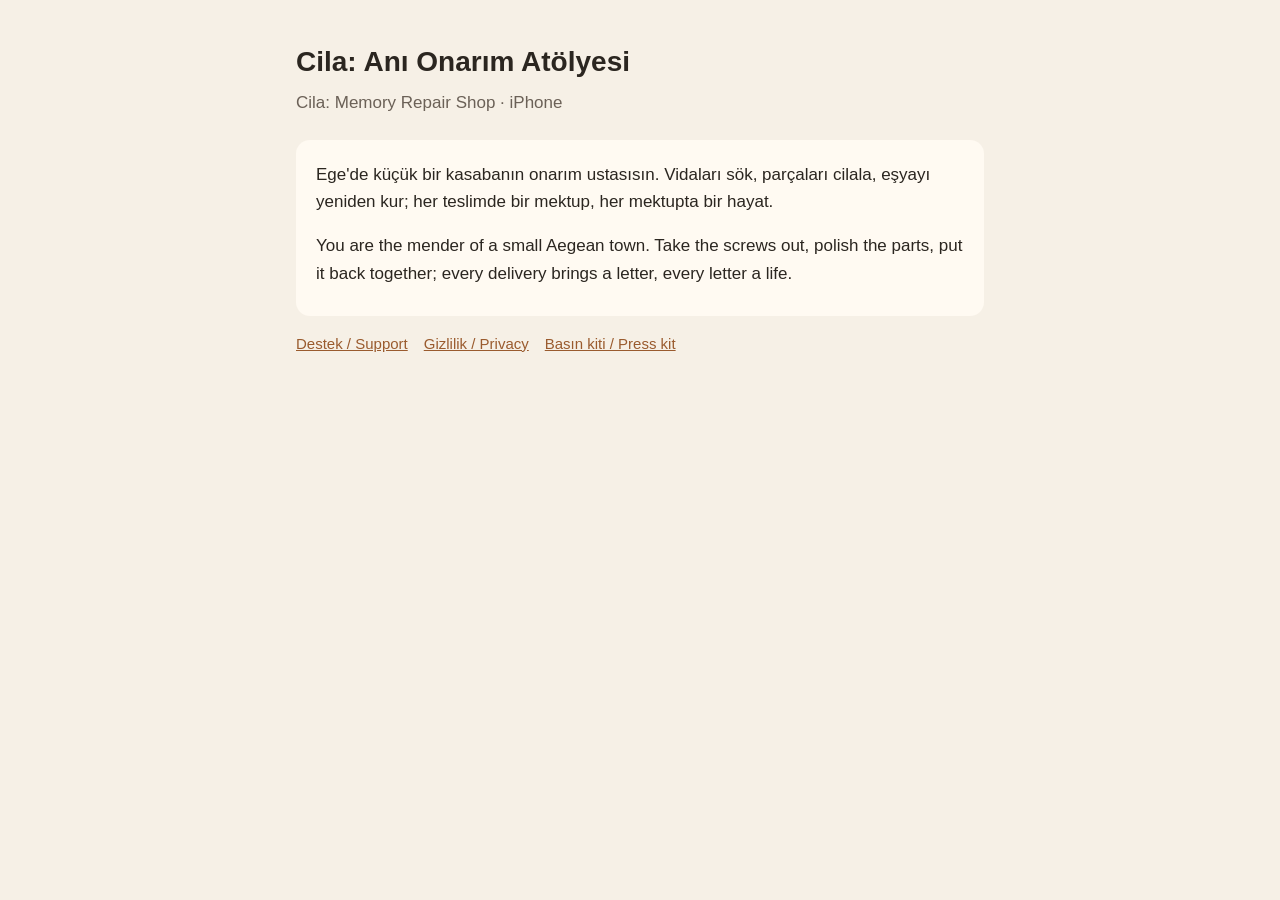
<file: index.html>
<!doctype html><html lang="tr"><head><meta charset="utf-8"><meta name="viewport" content="width=device-width,initial-scale=1">
<title>Cila: Anı Onarım Atölyesi</title><link rel="stylesheet" href="style.css"></head><body><main>
<h1>Cila: Anı Onarım Atölyesi</h1><p class="sub">Cila: Memory Repair Shop · iPhone</p>
<section><p>Ege'de küçük bir kasabanın onarım ustasısın. Vidaları sök, parçaları cilala, eşyayı yeniden kur; her teslimde bir mektup, her mektupta bir hayat.</p>
<p lang="en">You are the mender of a small Aegean town. Take the screws out, polish the parts, put it back together; every delivery brings a letter, every letter a life.</p></section>
<nav><a href="support.html">Destek / Support</a><a href="privacy.html">Gizlilik / Privacy</a><a href="presskit/">Basın kiti / Press kit</a></nav>
</main></body></html>
</file>
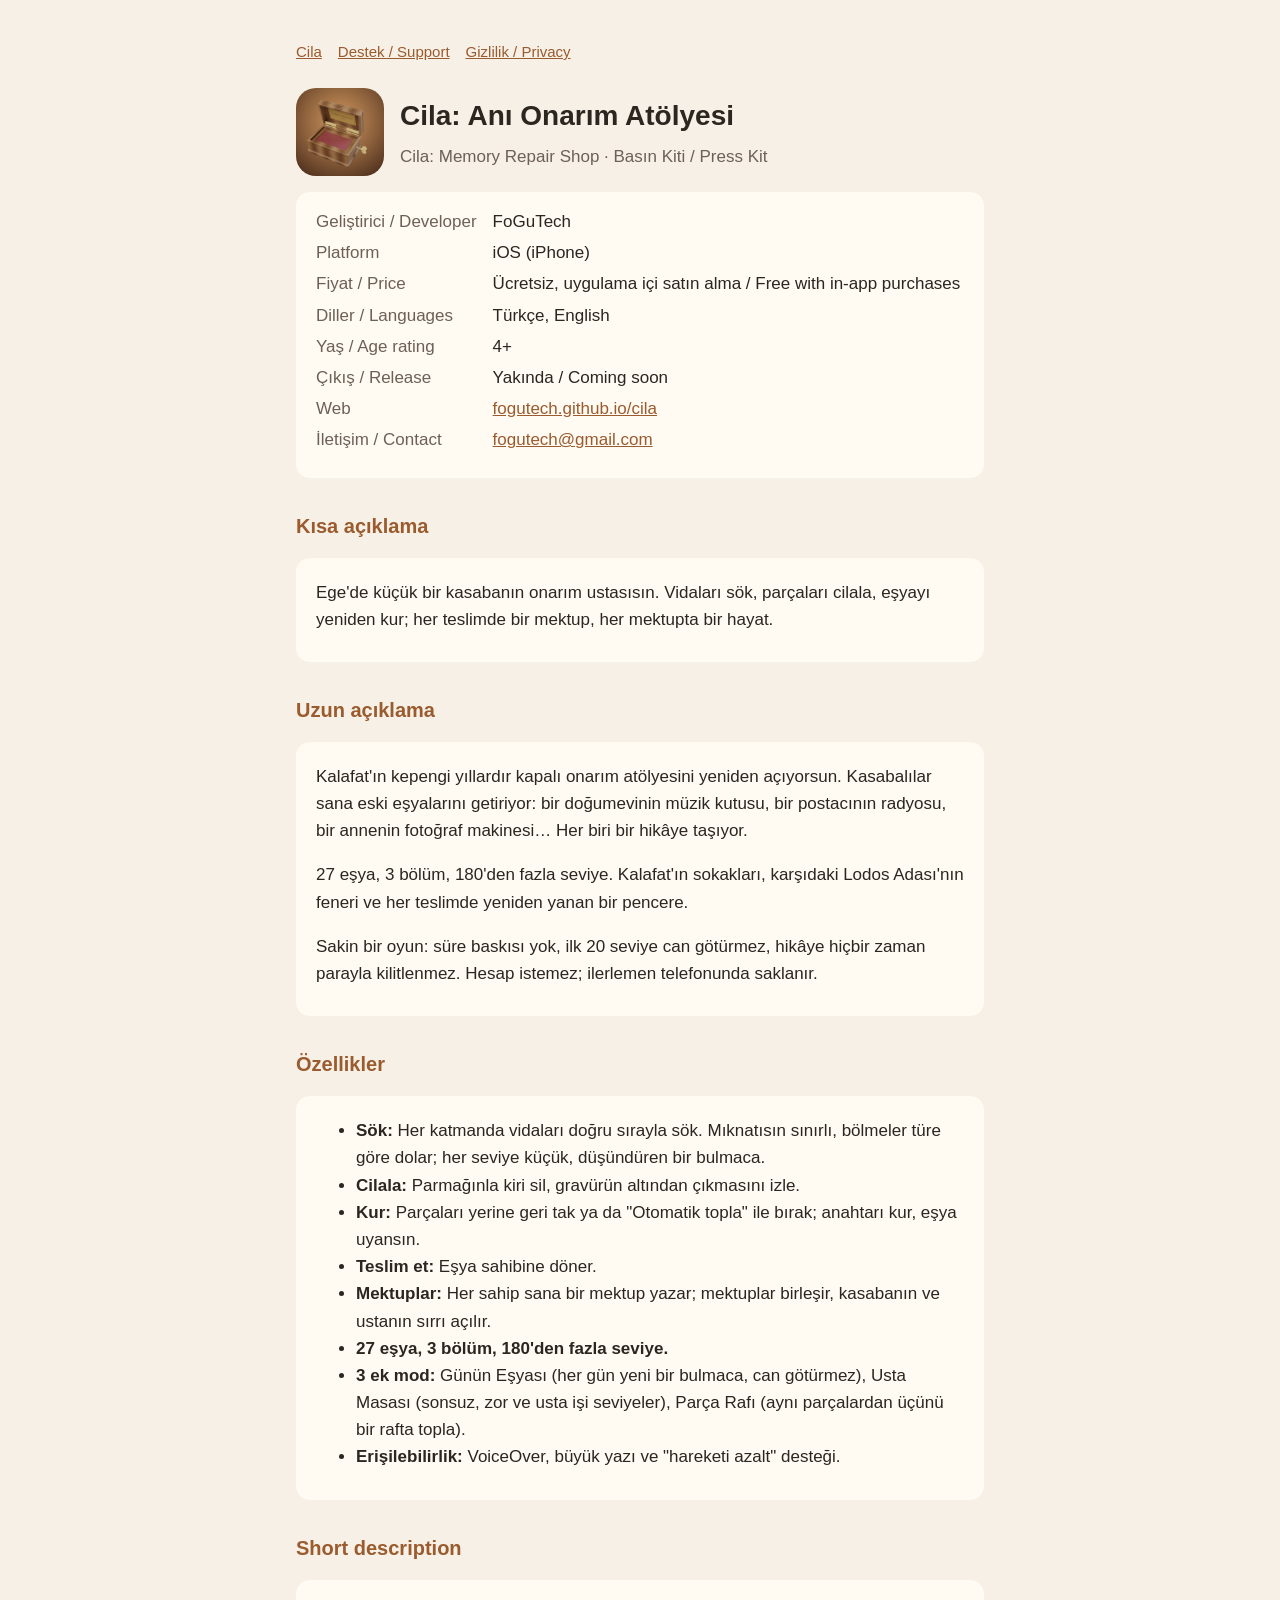
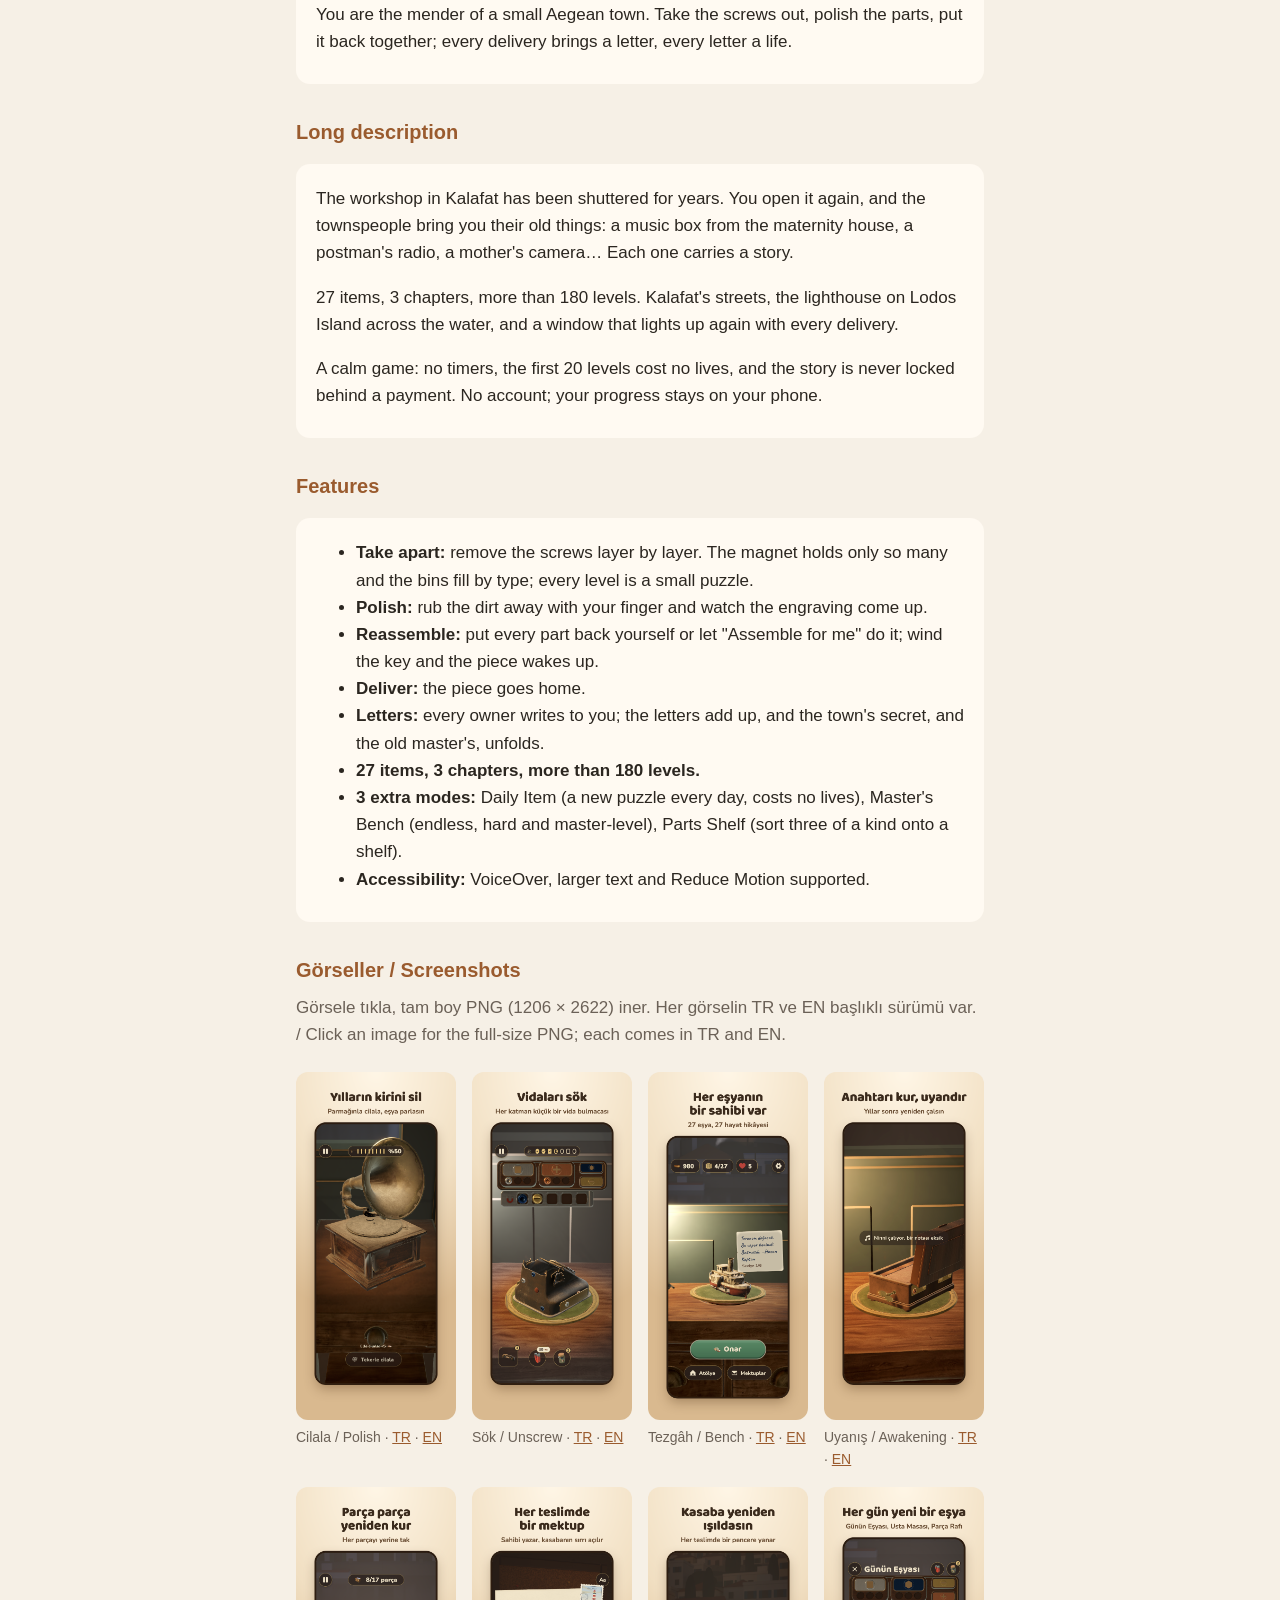
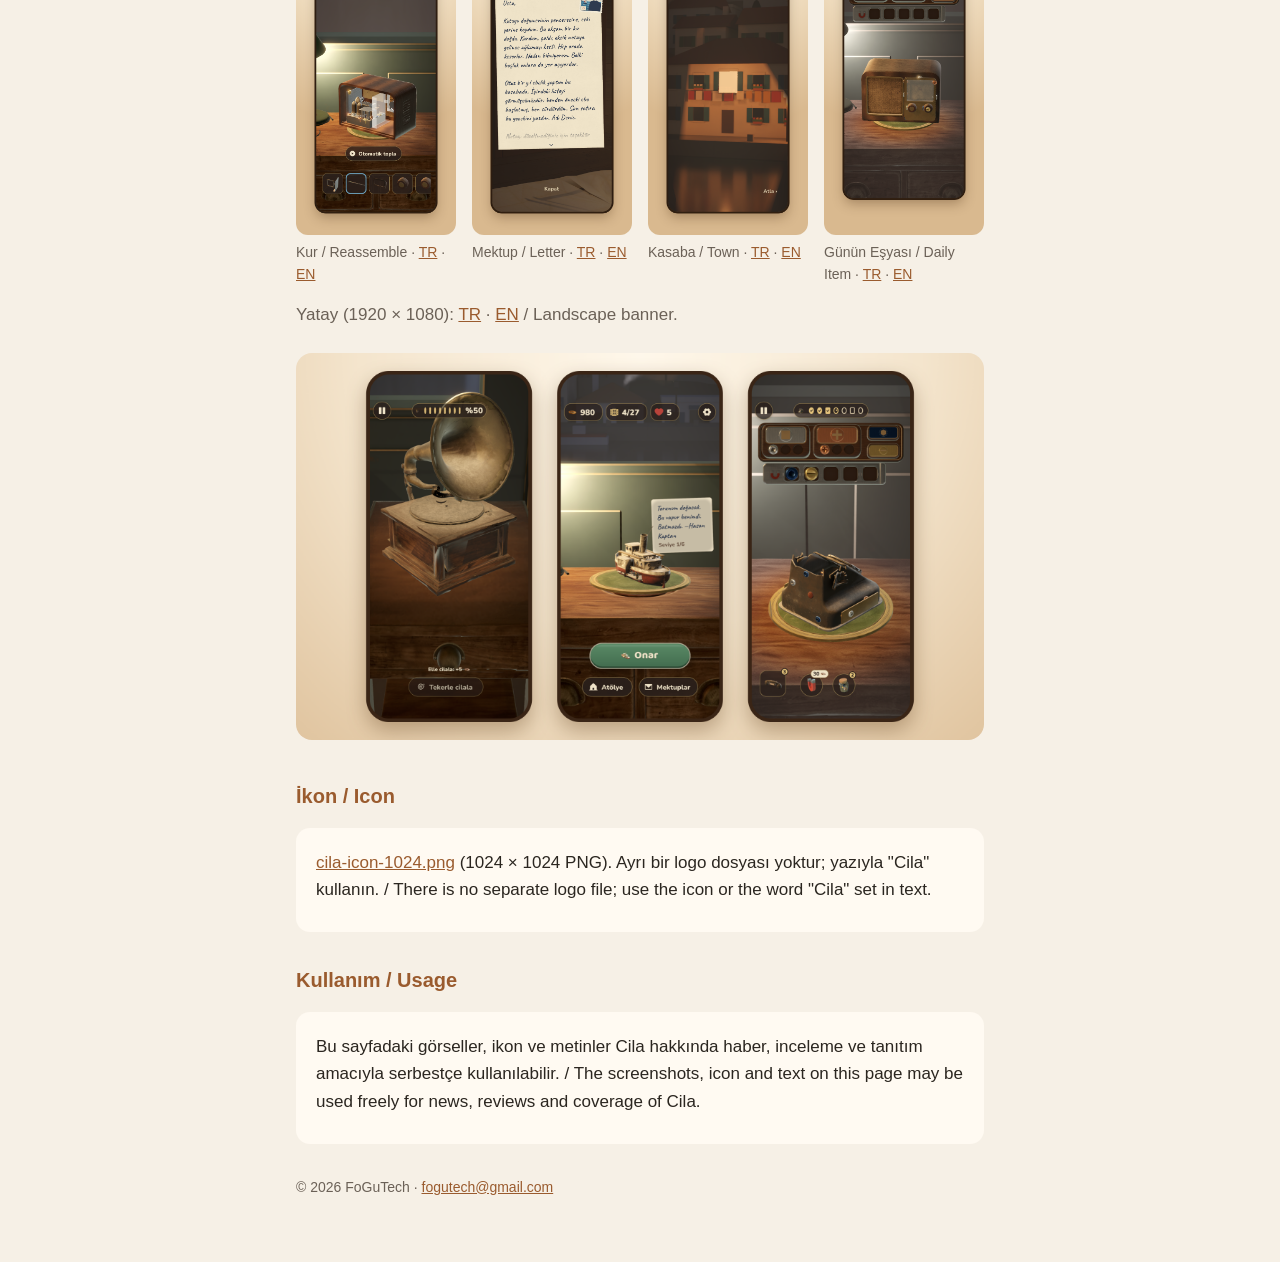
<file: presskit/index.html>
<!doctype html><html lang="tr"><head><meta charset="utf-8"><meta name="viewport" content="width=device-width,initial-scale=1">
<title>Cila — Basın Kiti / Press Kit</title><link rel="stylesheet" href="../style.css">
<style>
.head{display:flex;gap:16px;align-items:center;margin-bottom:8px}.head img{width:88px;height:88px;border-radius:20px}
dl{display:grid;grid-template-columns:max-content 1fr;gap:4px 16px;margin:12px 0}dt{color:var(--muted)}dd{margin:0}
.shots{display:grid;grid-template-columns:repeat(auto-fill,minmax(150px,1fr));gap:16px;margin:16px 0}
.shots figure{margin:0}.shots img{width:100%;height:auto;border-radius:12px;display:block}
.shots figcaption{font-size:14px;color:var(--muted);margin-top:6px}
</style></head><body><main>
<nav><a href="../index.html">Cila</a><a href="../support.html">Destek / Support</a><a href="../privacy.html">Gizlilik / Privacy</a></nav>
<div class="head"><img src="cila-icon-1024.png" alt="Cila uygulama ikonu / Cila app icon"><div><h1>Cila: Anı Onarım Atölyesi</h1><p class="sub" style="margin:0">Cila: Memory Repair Shop · Basın Kiti / Press Kit</p></div></div>

<section><dl>
<dt>Geliştirici / Developer</dt><dd>FoGuTech</dd>
<dt>Platform</dt><dd>iOS (iPhone)</dd>
<dt>Fiyat / Price</dt><dd>Ücretsiz, uygulama içi satın alma / Free with in-app purchases</dd>
<dt>Diller / Languages</dt><dd>Türkçe, English</dd>
<dt>Yaş / Age rating</dt><dd>4+</dd>
<dt>Çıkış / Release</dt><dd>Yakında / Coming soon</dd>
<dt>Web</dt><dd><a href="https://fogutech.github.io/cila/">fogutech.github.io/cila</a></dd>
<dt>İletişim / Contact</dt><dd><a href="mailto:fogutech@gmail.com">fogutech@gmail.com</a></dd>
</dl></section>

<h2>Kısa açıklama</h2>
<section lang="tr"><p>Ege'de küçük bir kasabanın onarım ustasısın. Vidaları sök, parçaları cilala, eşyayı yeniden kur; her teslimde bir mektup, her mektupta bir hayat.</p></section>

<h2>Uzun açıklama</h2>
<section lang="tr">
<p>Kalafat'ın kepengi yıllardır kapalı onarım atölyesini yeniden açıyorsun. Kasabalılar sana eski eşyalarını getiriyor: bir doğumevinin müzik kutusu, bir postacının radyosu, bir annenin fotoğraf makinesi… Her biri bir hikâye taşıyor.</p>
<p>27 eşya, 3 bölüm, 180'den fazla seviye. Kalafat'ın sokakları, karşıdaki Lodos Adası'nın feneri ve her teslimde yeniden yanan bir pencere.</p>
<p>Sakin bir oyun: süre baskısı yok, ilk 20 seviye can götürmez, hikâye hiçbir zaman parayla kilitlenmez. Hesap istemez; ilerlemen telefonunda saklanır.</p>
</section>

<h2>Özellikler</h2>
<section lang="tr"><ul>
<li><strong>Sök:</strong> Her katmanda vidaları doğru sırayla sök. Mıknatısın sınırlı, bölmeler türe göre dolar; her seviye küçük, düşündüren bir bulmaca.</li>
<li><strong>Cilala:</strong> Parmağınla kiri sil, gravürün altından çıkmasını izle.</li>
<li><strong>Kur:</strong> Parçaları yerine geri tak ya da "Otomatik topla" ile bırak; anahtarı kur, eşya uyansın.</li>
<li><strong>Teslim et:</strong> Eşya sahibine döner.</li>
<li><strong>Mektuplar:</strong> Her sahip sana bir mektup yazar; mektuplar birleşir, kasabanın ve ustanın sırrı açılır.</li>
<li><strong>27 eşya, 3 bölüm, 180'den fazla seviye.</strong></li>
<li><strong>3 ek mod:</strong> Günün Eşyası (her gün yeni bir bulmaca, can götürmez), Usta Masası (sonsuz, zor ve usta işi seviyeler), Parça Rafı (aynı parçalardan üçünü bir rafta topla).</li>
<li><strong>Erişilebilirlik:</strong> VoiceOver, büyük yazı ve "hareketi azalt" desteği.</li>
</ul></section>

<h2 lang="en">Short description</h2>
<section lang="en"><p>You are the mender of a small Aegean town. Take the screws out, polish the parts, put it back together; every delivery brings a letter, every letter a life.</p></section>

<h2 lang="en">Long description</h2>
<section lang="en">
<p>The workshop in Kalafat has been shuttered for years. You open it again, and the townspeople bring you their old things: a music box from the maternity house, a postman's radio, a mother's camera… Each one carries a story.</p>
<p>27 items, 3 chapters, more than 180 levels. Kalafat's streets, the lighthouse on Lodos Island across the water, and a window that lights up again with every delivery.</p>
<p>A calm game: no timers, the first 20 levels cost no lives, and the story is never locked behind a payment. No account; your progress stays on your phone.</p>
</section>

<h2 lang="en">Features</h2>
<section lang="en"><ul>
<li><strong>Take apart:</strong> remove the screws layer by layer. The magnet holds only so many and the bins fill by type; every level is a small puzzle.</li>
<li><strong>Polish:</strong> rub the dirt away with your finger and watch the engraving come up.</li>
<li><strong>Reassemble:</strong> put every part back yourself or let "Assemble for me" do it; wind the key and the piece wakes up.</li>
<li><strong>Deliver:</strong> the piece goes home.</li>
<li><strong>Letters:</strong> every owner writes to you; the letters add up, and the town's secret, and the old master's, unfolds.</li>
<li><strong>27 items, 3 chapters, more than 180 levels.</strong></li>
<li><strong>3 extra modes:</strong> Daily Item (a new puzzle every day, costs no lives), Master's Bench (endless, hard and master-level), Parts Shelf (sort three of a kind onto a shelf).</li>
<li><strong>Accessibility:</strong> VoiceOver, larger text and Reduce Motion supported.</li>
</ul></section>

<h2>Görseller / Screenshots</h2>
<p class="sub">Görsele tıkla, tam boy PNG (1206 × 2622) iner. Her görselin TR ve EN başlıklı sürümü var. / Click an image for the full-size PNG; each comes in TR and EN.</p>
<div class="shots">
<figure><a href="tr_01_polish.png" download><img src="tr_01_polish.png" alt="Yılların kirini sil / Rub away the years" loading="lazy"></a><figcaption>Cilala / Polish · <a href="tr_01_polish.png" download>TR</a> · <a href="en_01_polish.png" download>EN</a></figcaption></figure>
<figure><a href="tr_02_unscrew.png" download><img src="tr_02_unscrew.png" alt="Vidaları sök / Unscrew it" loading="lazy"></a><figcaption>Sök / Unscrew · <a href="tr_02_unscrew.png" download>TR</a> · <a href="en_02_unscrew.png" download>EN</a></figcaption></figure>
<figure><a href="tr_03_bench.png" download><img src="tr_03_bench.png" alt="Her eşyanın bir sahibi var / Every keepsake has an owner" loading="lazy"></a><figcaption>Tezgâh / Bench · <a href="tr_03_bench.png" download>TR</a> · <a href="en_03_bench.png" download>EN</a></figcaption></figure>
<figure><a href="tr_04_awake.png" download><img src="tr_04_awake.png" alt="Anahtarı kur, uyandır / Wind it, wake it up" loading="lazy"></a><figcaption>Uyanış / Awakening · <a href="tr_04_awake.png" download>TR</a> · <a href="en_04_awake.png" download>EN</a></figcaption></figure>
<figure><a href="tr_05_assembly.png" download><img src="tr_05_assembly.png" alt="Parça parça yeniden kur / Put it back together" loading="lazy"></a><figcaption>Kur / Reassemble · <a href="tr_05_assembly.png" download>TR</a> · <a href="en_05_assembly.png" download>EN</a></figcaption></figure>
<figure><a href="tr_06_letter.png" download><img src="tr_06_letter.png" alt="Her teslimde bir mektup / Every delivery, a letter" loading="lazy"></a><figcaption>Mektup / Letter · <a href="tr_06_letter.png" download>TR</a> · <a href="en_06_letter.png" download>EN</a></figcaption></figure>
<figure><a href="tr_07_town.png" download><img src="tr_07_town.png" alt="Kasaba yeniden ışıldasın / Light up the town again" loading="lazy"></a><figcaption>Kasaba / Town · <a href="tr_07_town.png" download>TR</a> · <a href="en_07_town.png" download>EN</a></figcaption></figure>
<figure><a href="tr_08_daily.png" download><img src="tr_08_daily.png" alt="Her gün yeni bir eşya / A new keepsake every day" loading="lazy"></a><figcaption>Günün Eşyası / Daily Item · <a href="tr_08_daily.png" download>TR</a> · <a href="en_08_daily.png" download>EN</a></figcaption></figure>
</div>
<p class="sub">Yatay (1920 × 1080): <a href="banner_tr_1920x1080.png" download>TR</a> · <a href="banner_en_1920x1080.png" download>EN</a> / Landscape banner.</p>
<a href="banner_tr_1920x1080.png" download><img src="banner_tr_1920x1080.png" alt="Cila: cila, tezgâh, vida sökme / polish, bench, unscrew" style="width:100%;border-radius:16px" loading="lazy"></a>

<h2>İkon / Icon</h2>
<section><p><a href="cila-icon-1024.png" download>cila-icon-1024.png</a> (1024 × 1024 PNG). Ayrı bir logo dosyası yoktur; yazıyla "Cila" kullanın. / There is no separate logo file; use the icon or the word "Cila" set in text.</p></section>

<h2>Kullanım / Usage</h2>
<section><p>Bu sayfadaki görseller, ikon ve metinler Cila hakkında haber, inceleme ve tanıtım amacıyla serbestçe kullanılabilir. / The screenshots, icon and text on this page may be used freely for news, reviews and coverage of Cila.</p></section>

<footer>© 2026 FoGuTech · <a href="mailto:fogutech@gmail.com">fogutech@gmail.com</a></footer>
</main></body></html>
</file>
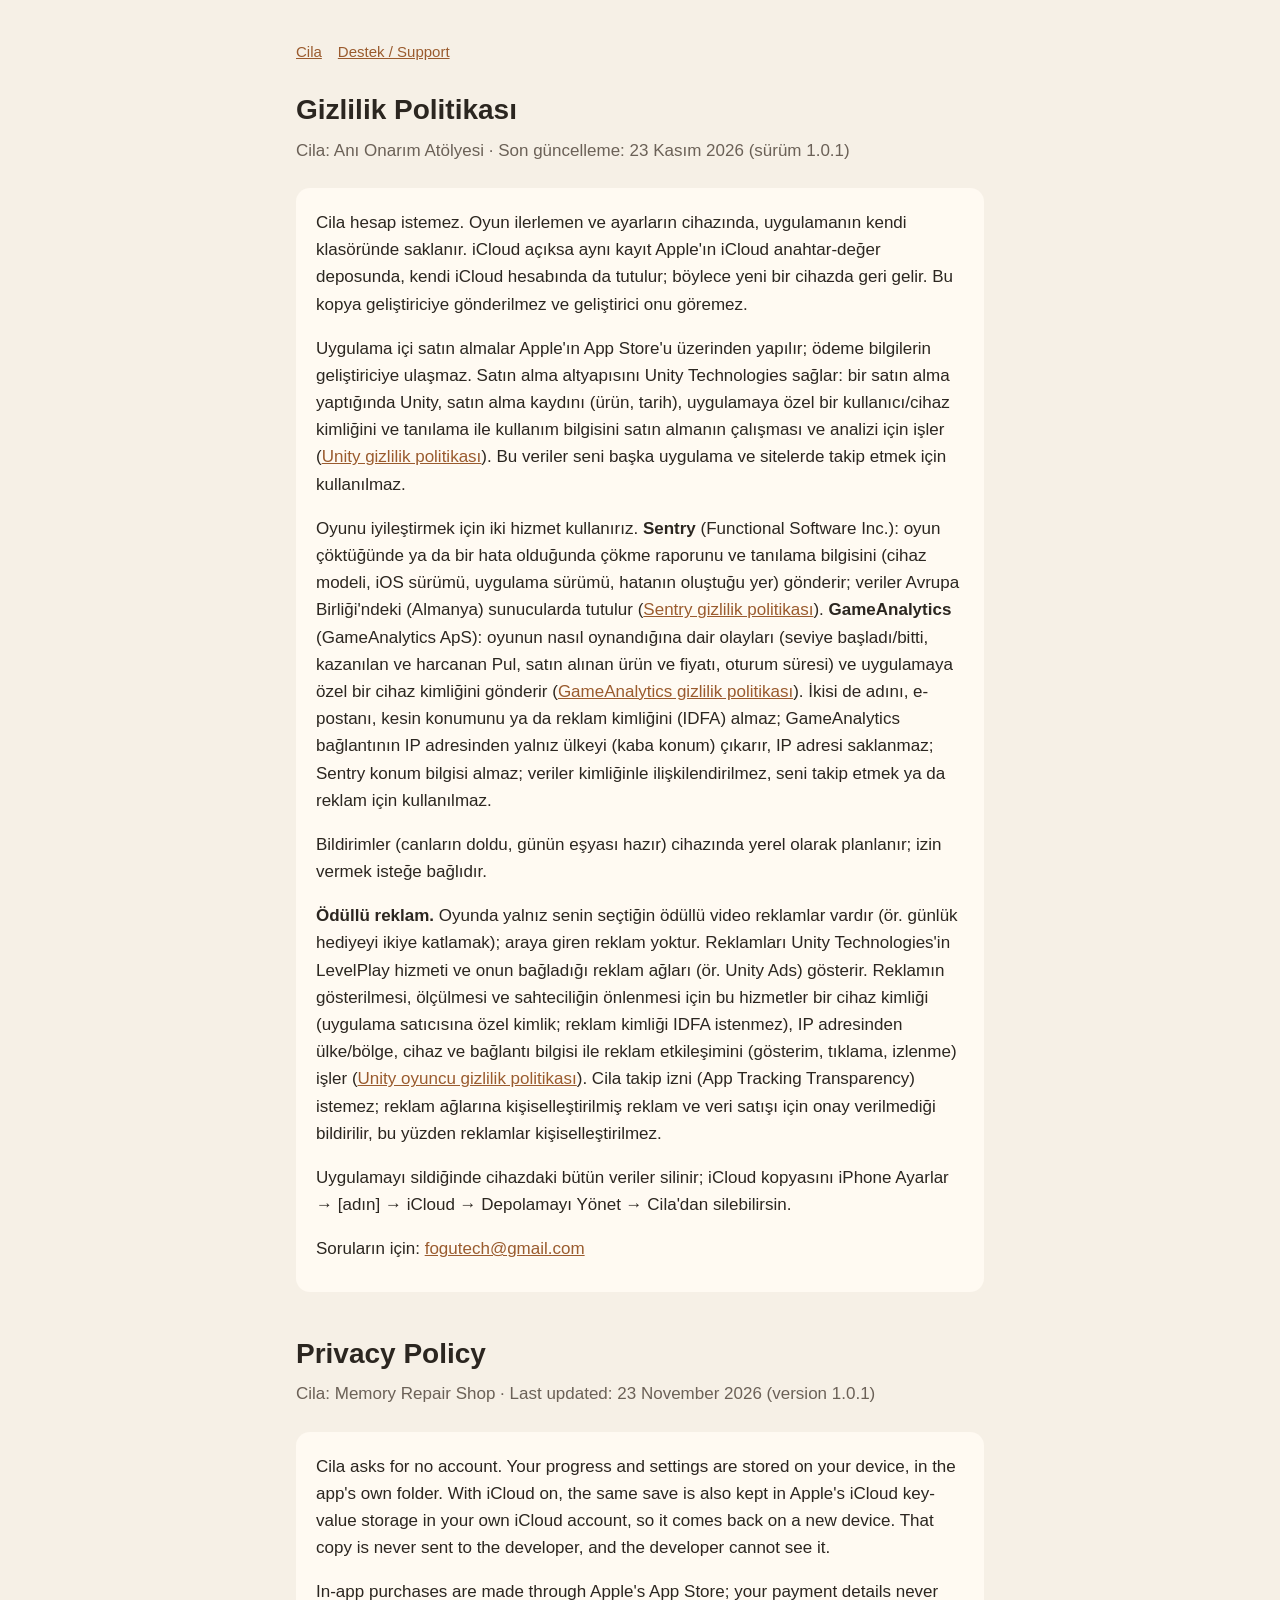
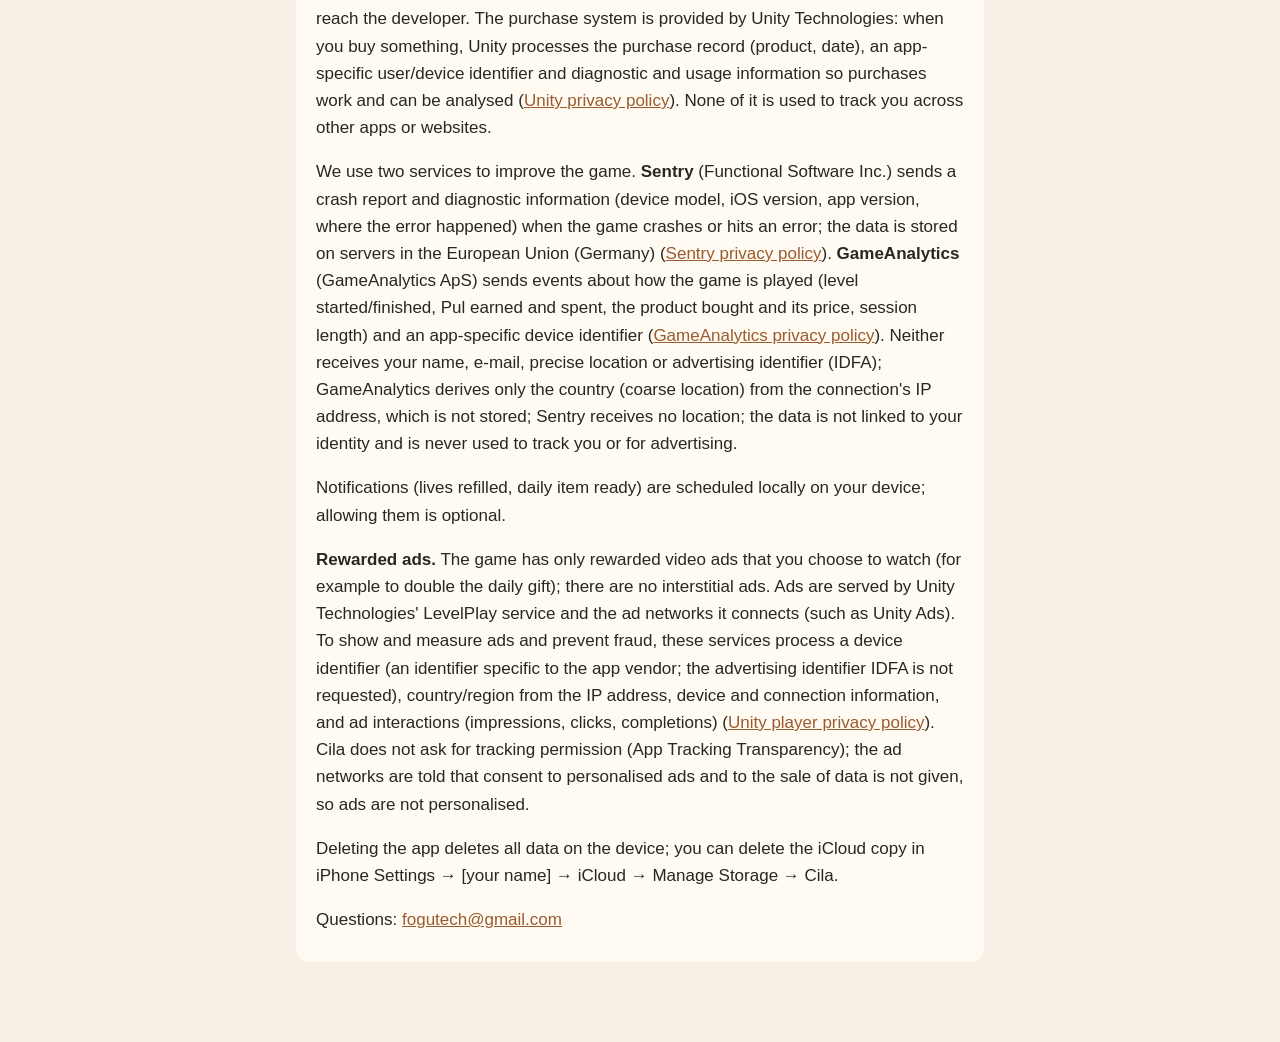
<file: privacy.html>
<!doctype html><html lang="tr"><head><meta charset="utf-8"><meta name="viewport" content="width=device-width,initial-scale=1">
<title>Cila — Gizlilik Politikası / Privacy Policy</title><link rel="stylesheet" href="style.css"></head><body><main>
<nav><a href="index.html">Cila</a><a href="support.html">Destek / Support</a></nav>
<h1>Gizlilik Politikası</h1><p class="sub">Cila: Anı Onarım Atölyesi · Son güncelleme: 23 Kasım 2026 (sürüm 1.0.1)</p>
<section lang="tr">
<p>Cila hesap istemez. Oyun ilerlemen ve ayarların cihazında, uygulamanın kendi klasöründe saklanır. iCloud açıksa aynı kayıt Apple'ın iCloud anahtar-değer deposunda, kendi iCloud hesabında da tutulur; böylece yeni bir cihazda geri gelir. Bu kopya geliştiriciye gönderilmez ve geliştirici onu göremez.</p>
<p>Uygulama içi satın almalar Apple'ın App Store'u üzerinden yapılır; ödeme bilgilerin geliştiriciye ulaşmaz. Satın alma altyapısını Unity Technologies sağlar: bir satın alma yaptığında Unity, satın alma kaydını (ürün, tarih), uygulamaya özel bir kullanıcı/cihaz kimliğini ve tanılama ile kullanım bilgisini satın almanın çalışması ve analizi için işler (<a href="https://unity.com/legal/privacy-policy">Unity gizlilik politikası</a>). Bu veriler seni başka uygulama ve sitelerde takip etmek için kullanılmaz.</p>
<p>Oyunu iyileştirmek için iki hizmet kullanırız. <strong>Sentry</strong> (Functional Software Inc.): oyun çöktüğünde ya da bir hata olduğunda çökme raporunu ve tanılama bilgisini (cihaz modeli, iOS sürümü, uygulama sürümü, hatanın oluştuğu yer) gönderir; veriler Avrupa Birliği'ndeki (Almanya) sunucularda tutulur (<a href="https://sentry.io/privacy/">Sentry gizlilik politikası</a>). <strong>GameAnalytics</strong> (GameAnalytics ApS): oyunun nasıl oynandığına dair olayları (seviye başladı/bitti, kazanılan ve harcanan Pul, satın alınan ürün ve fiyatı, oturum süresi) ve uygulamaya özel bir cihaz kimliğini gönderir (<a href="https://gameanalytics.com/privacy">GameAnalytics gizlilik politikası</a>). İkisi de adını, e-postanı, kesin konumunu ya da reklam kimliğini (IDFA) almaz; GameAnalytics bağlantının IP adresinden yalnız ülkeyi (kaba konum) çıkarır, IP adresi saklanmaz; Sentry konum bilgisi almaz; veriler kimliğinle ilişkilendirilmez, seni takip etmek ya da reklam için kullanılmaz.</p>
<p>Bildirimler (canların doldu, günün eşyası hazır) cihazında yerel olarak planlanır; izin vermek isteğe bağlıdır.</p>
<p><strong>Ödüllü reklam.</strong> Oyunda yalnız senin seçtiğin ödüllü video reklamlar vardır (ör. günlük hediyeyi ikiye katlamak); araya giren reklam yoktur. Reklamları Unity Technologies'in LevelPlay hizmeti ve onun bağladığı reklam ağları (ör. Unity Ads) gösterir. Reklamın gösterilmesi, ölçülmesi ve sahteciliğin önlenmesi için bu hizmetler bir cihaz kimliği (uygulama satıcısına özel kimlik; reklam kimliği IDFA istenmez), IP adresinden ülke/bölge, cihaz ve bağlantı bilgisi ile reklam etkileşimini (gösterim, tıklama, izlenme) işler (<a href="https://unity.com/legal/game-player-and-app-user-privacy-policy">Unity oyuncu gizlilik politikası</a>). Cila takip izni (App Tracking Transparency) istemez; reklam ağlarına kişiselleştirilmiş reklam ve veri satışı için onay verilmediği bildirilir, bu yüzden reklamlar kişiselleştirilmez.</p>
<p>Uygulamayı sildiğinde cihazdaki bütün veriler silinir; iCloud kopyasını iPhone Ayarlar → [adın] → iCloud → Depolamayı Yönet → Cila'dan silebilirsin.</p>
<p>Soruların için: <a href="mailto:fogutech@gmail.com">fogutech@gmail.com</a></p></section>
<h1 lang="en" style="margin-top:40px">Privacy Policy</h1><p class="sub">Cila: Memory Repair Shop · Last updated: 23 November 2026 (version 1.0.1)</p>
<section lang="en">
<p>Cila asks for no account. Your progress and settings are stored on your device, in the app's own folder. With iCloud on, the same save is also kept in Apple's iCloud key-value storage in your own iCloud account, so it comes back on a new device. That copy is never sent to the developer, and the developer cannot see it.</p>
<p>In-app purchases are made through Apple's App Store; your payment details never reach the developer. The purchase system is provided by Unity Technologies: when you buy something, Unity processes the purchase record (product, date), an app-specific user/device identifier and diagnostic and usage information so purchases work and can be analysed (<a href="https://unity.com/legal/privacy-policy">Unity privacy policy</a>). None of it is used to track you across other apps or websites.</p>
<p>We use two services to improve the game. <strong>Sentry</strong> (Functional Software Inc.) sends a crash report and diagnostic information (device model, iOS version, app version, where the error happened) when the game crashes or hits an error; the data is stored on servers in the European Union (Germany) (<a href="https://sentry.io/privacy/">Sentry privacy policy</a>). <strong>GameAnalytics</strong> (GameAnalytics ApS) sends events about how the game is played (level started/finished, Pul earned and spent, the product bought and its price, session length) and an app-specific device identifier (<a href="https://gameanalytics.com/privacy">GameAnalytics privacy policy</a>). Neither receives your name, e-mail, precise location or advertising identifier (IDFA); GameAnalytics derives only the country (coarse location) from the connection's IP address, which is not stored; Sentry receives no location; the data is not linked to your identity and is never used to track you or for advertising.</p>
<p>Notifications (lives refilled, daily item ready) are scheduled locally on your device; allowing them is optional.</p>
<p><strong>Rewarded ads.</strong> The game has only rewarded video ads that you choose to watch (for example to double the daily gift); there are no interstitial ads. Ads are served by Unity Technologies' LevelPlay service and the ad networks it connects (such as Unity Ads). To show and measure ads and prevent fraud, these services process a device identifier (an identifier specific to the app vendor; the advertising identifier IDFA is not requested), country/region from the IP address, device and connection information, and ad interactions (impressions, clicks, completions) (<a href="https://unity.com/legal/game-player-and-app-user-privacy-policy">Unity player privacy policy</a>). Cila does not ask for tracking permission (App Tracking Transparency); the ad networks are told that consent to personalised ads and to the sale of data is not given, so ads are not personalised.</p>
<p>Deleting the app deletes all data on the device; you can delete the iCloud copy in iPhone Settings → [your name] → iCloud → Manage Storage → Cila.</p>
<p>Questions: <a href="mailto:fogutech@gmail.com">fogutech@gmail.com</a></p></section>
</main></body></html>
</file>
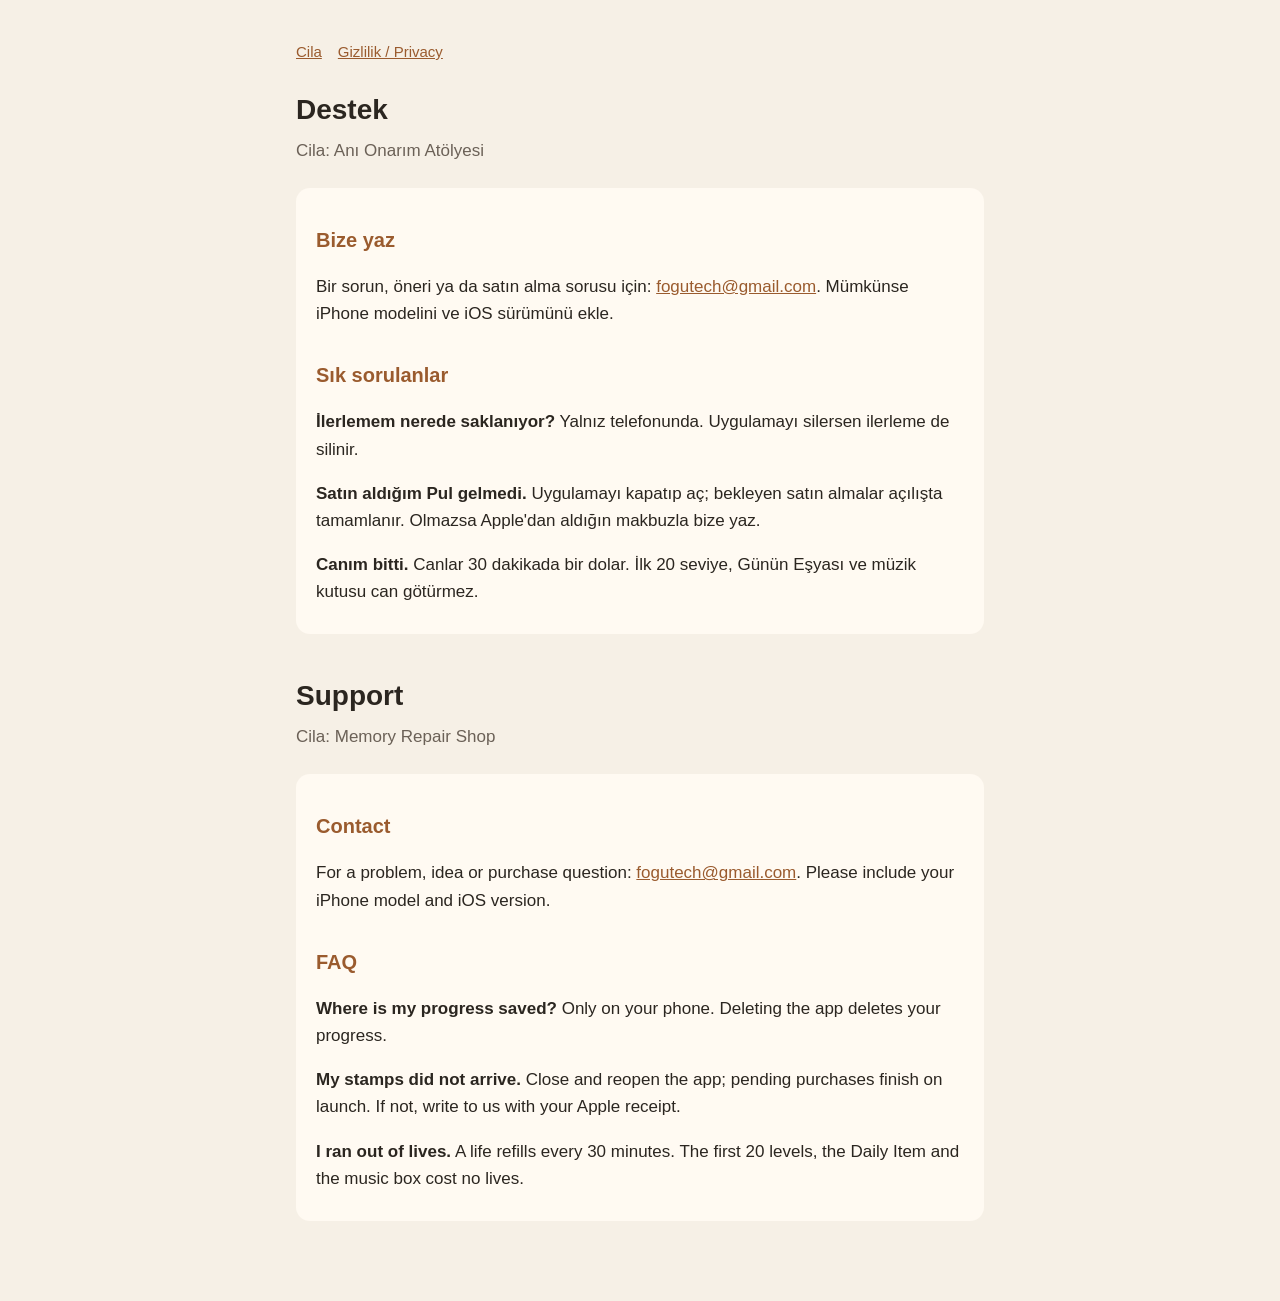
<file: support.html>
<!doctype html><html lang="tr"><head><meta charset="utf-8"><meta name="viewport" content="width=device-width,initial-scale=1">
<title>Cila — Destek / Support</title><link rel="stylesheet" href="style.css"></head><body><main>
<nav><a href="index.html">Cila</a><a href="privacy.html">Gizlilik / Privacy</a></nav>
<h1>Destek</h1><p class="sub">Cila: Anı Onarım Atölyesi</p>
<section lang="tr"><h2>Bize yaz</h2><p>Bir sorun, öneri ya da satın alma sorusu için: <a href="mailto:fogutech@gmail.com">fogutech@gmail.com</a>. Mümkünse iPhone modelini ve iOS sürümünü ekle.</p>
<h2>Sık sorulanlar</h2>
<p><b>İlerlemem nerede saklanıyor?</b> Yalnız telefonunda. Uygulamayı silersen ilerleme de silinir.</p>
<p><b>Satın aldığım Pul gelmedi.</b> Uygulamayı kapatıp aç; bekleyen satın almalar açılışta tamamlanır. Olmazsa Apple'dan aldığın makbuzla bize yaz.</p>
<p><b>Canım bitti.</b> Canlar 30 dakikada bir dolar. İlk 20 seviye, Günün Eşyası ve müzik kutusu can götürmez.</p></section>
<h1 lang="en" style="margin-top:40px">Support</h1><p class="sub">Cila: Memory Repair Shop</p>
<section lang="en"><h2>Contact</h2><p>For a problem, idea or purchase question: <a href="mailto:fogutech@gmail.com">fogutech@gmail.com</a>. Please include your iPhone model and iOS version.</p>
<h2>FAQ</h2>
<p><b>Where is my progress saved?</b> Only on your phone. Deleting the app deletes your progress.</p>
<p><b>My stamps did not arrive.</b> Close and reopen the app; pending purchases finish on launch. If not, write to us with your Apple receipt.</p>
<p><b>I ran out of lives.</b> A life refills every 30 minutes. The first 20 levels, the Daily Item and the music box cost no lives.</p></section>
</main></body></html>
</file>
<file: style.css>
:root{--bg:#f6f0e6;--fg:#2b2620;--muted:#6b6157;--accent:#9a5b2e;--card:#fffaf2}
@media (prefers-color-scheme:dark){:root{--bg:#1d1a17;--fg:#efe6da;--muted:#b3a797;--accent:#d99a62;--card:#26221e}}
*{box-sizing:border-box}body{margin:0;background:var(--bg);color:var(--fg);font:17px/1.6 -apple-system,BlinkMacSystemFont,"Segoe UI",Roboto,sans-serif}
main{max-width:720px;margin:0 auto;padding:40px 16px 64px}h1{font-size:28px;margin:0 0 4px}h2{font-size:20px;margin:32px 0 8px;color:var(--accent)}
.sub{color:var(--muted);margin:0 0 24px}section{background:var(--card);border-radius:14px;padding:4px 20px 12px;margin:16px 0}
a{color:var(--accent)}nav{display:flex;gap:16px;margin-bottom:24px;font-size:15px}footer{color:var(--muted);font-size:14px;margin-top:32px}
</file>
